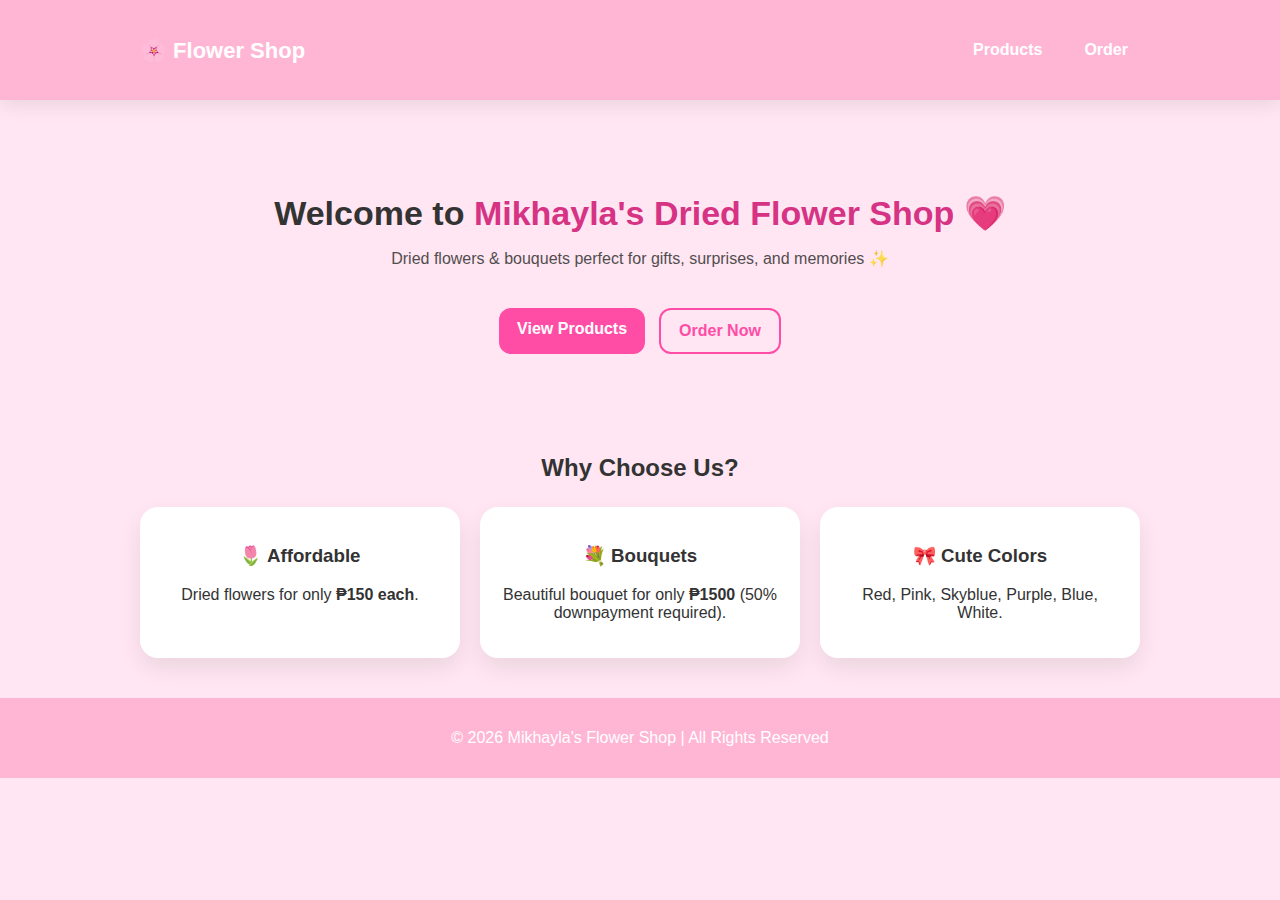
<file: index.html>
<!DOCTYPE html>
<html lang="en">
<head>
  <meta charset="UTF-8" />
  <meta name="viewport" content="width=device-width, initial-scale=1.0" />
  <title>Mikhayla's Flower Shop</title>
  <link rel="stylesheet" href="style.css" />
</head>
<body>

  <header class="header">
    <nav class="navbar">
      <h2 class="logo"><a href="index.html">🌸 Flower Shop</a></h2>
      <ul class="nav-links">
        <li><a href="products.html">Products</a></li>
        <li><a href="order.html">Order</a></li>
      </ul>
    </nav>
  </header>

  <section class="hero">
    <h1>Welcome to <span>Mikhayla's Dried Flower Shop</span> 💗</h1>
    <p>Dried flowers & bouquets perfect for gifts, surprises, and memories ✨</p>

    <div class="hero-buttons">
      <a href="products.html" class="btn">View Products</a>
      <a href="order.html" class="btn btn-outline">Order Now</a>
    </div>
  </section>

  <section class="section">
    <h2>Why Choose Us?</h2>

    <div class="cards">
      <div class="card">
        <h3>🌷 Affordable</h3>
        <p>Dried flowers for only <b>₱150 each</b>.</p>
      </div>

      <div class="card">
        <h3>💐 Bouquets</h3>
        <p>Beautiful bouquet for only <b>₱1500</b> (50% downpayment required).</p>
      </div>

      <div class="card">
        <h3>🎀 Cute Colors</h3>
        <p>Red, Pink, Skyblue, Purple, Blue, White.</p>
      </div>
    </div>
  </section>

  <footer class="footer">
    <p>© 2026 Mikhayla's Flower Shop | All Rights Reserved</p>
  </footer>

</body>
</html>
</file>
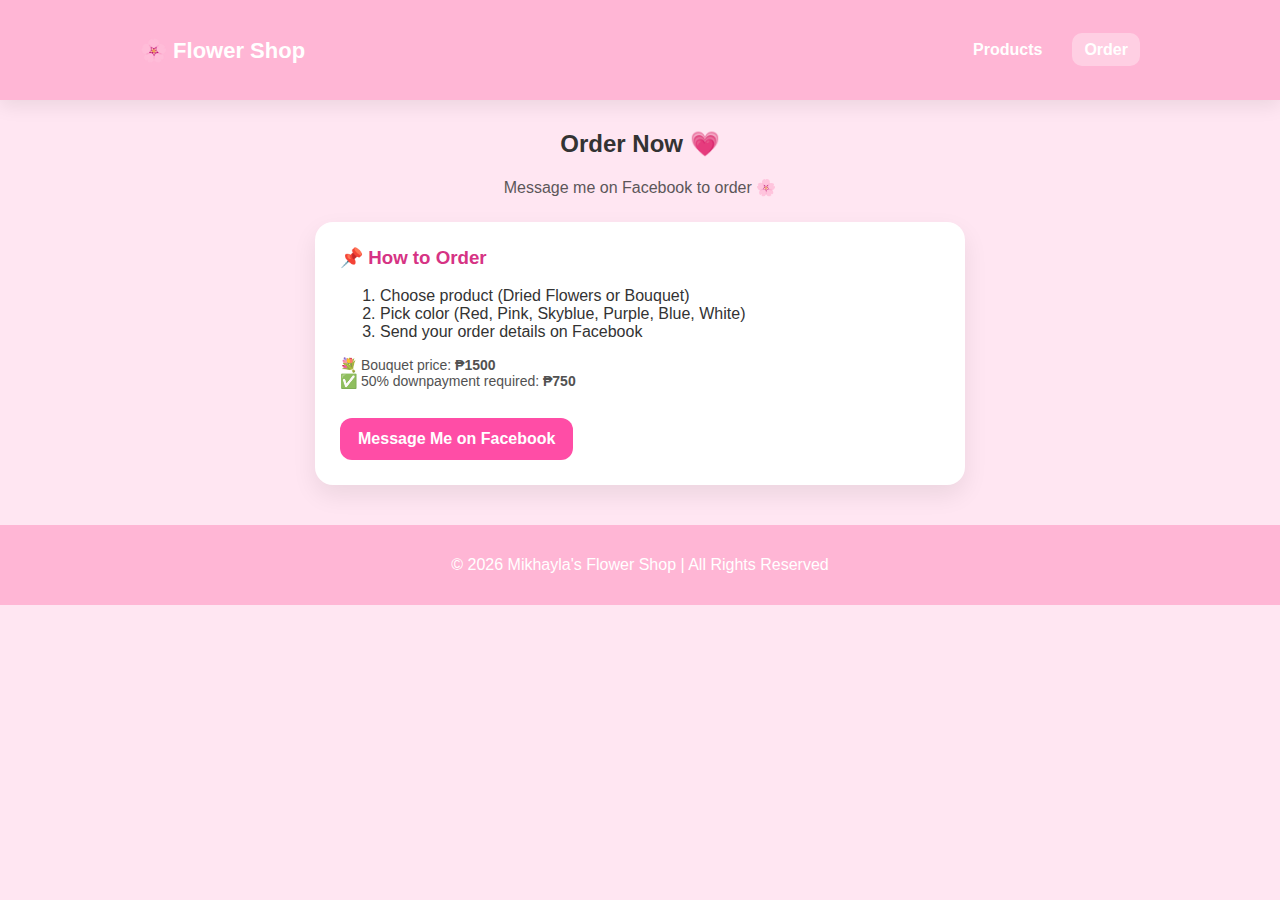
<file: order.html>
<!DOCTYPE html>
<html lang="en">
<head>
  <meta charset="UTF-8" />
  <meta name="viewport" content="width=device-width, initial-scale=1.0" />
  <title>Order | Flower Shop</title>
  <link rel="stylesheet" href="style.css" />
</head>
<body>

  <header class="header">
    <nav class="navbar">
      <h2 class="logo"><a href="index.html">🌸 Flower Shop</a></h2>
      <ul class="nav-links">
        <li><a href="products.html">Products</a></li>
        <li><a class="active" href="order.html">Order</a></li>
      </ul>
    </nav>
  </header>

  <section class="section">
    <h2>Order Now 💗</h2>
    <p class="subtitle">Message me on Facebook to order 🌸</p>

    <div class="order-box">
      <h3>📌 How to Order</h3>
      <ol>
        <li>Choose product (Dried Flowers or Bouquet)</li>
        <li>Pick color (Red, Pink, Skyblue, Purple, Blue, White)</li>
        <li>Send your order details on Facebook</li>
      </ol>

      <p class="note">
        💐 Bouquet price: <b>₱1500</b><br>
        ✅ 50% downpayment required: <b>₱750</b>
      </p>

      <a class="btn" target="_blank"
        href="https://www.facebook.com/share/1BR1VFAUef/">
        Message Me on Facebook
      </a>
    </div>
  </section>

  <footer class="footer">
    <p>© 2026 Mikhayla's Flower Shop | All Rights Reserved</p>
  </footer>

</body>
</html>
</file>
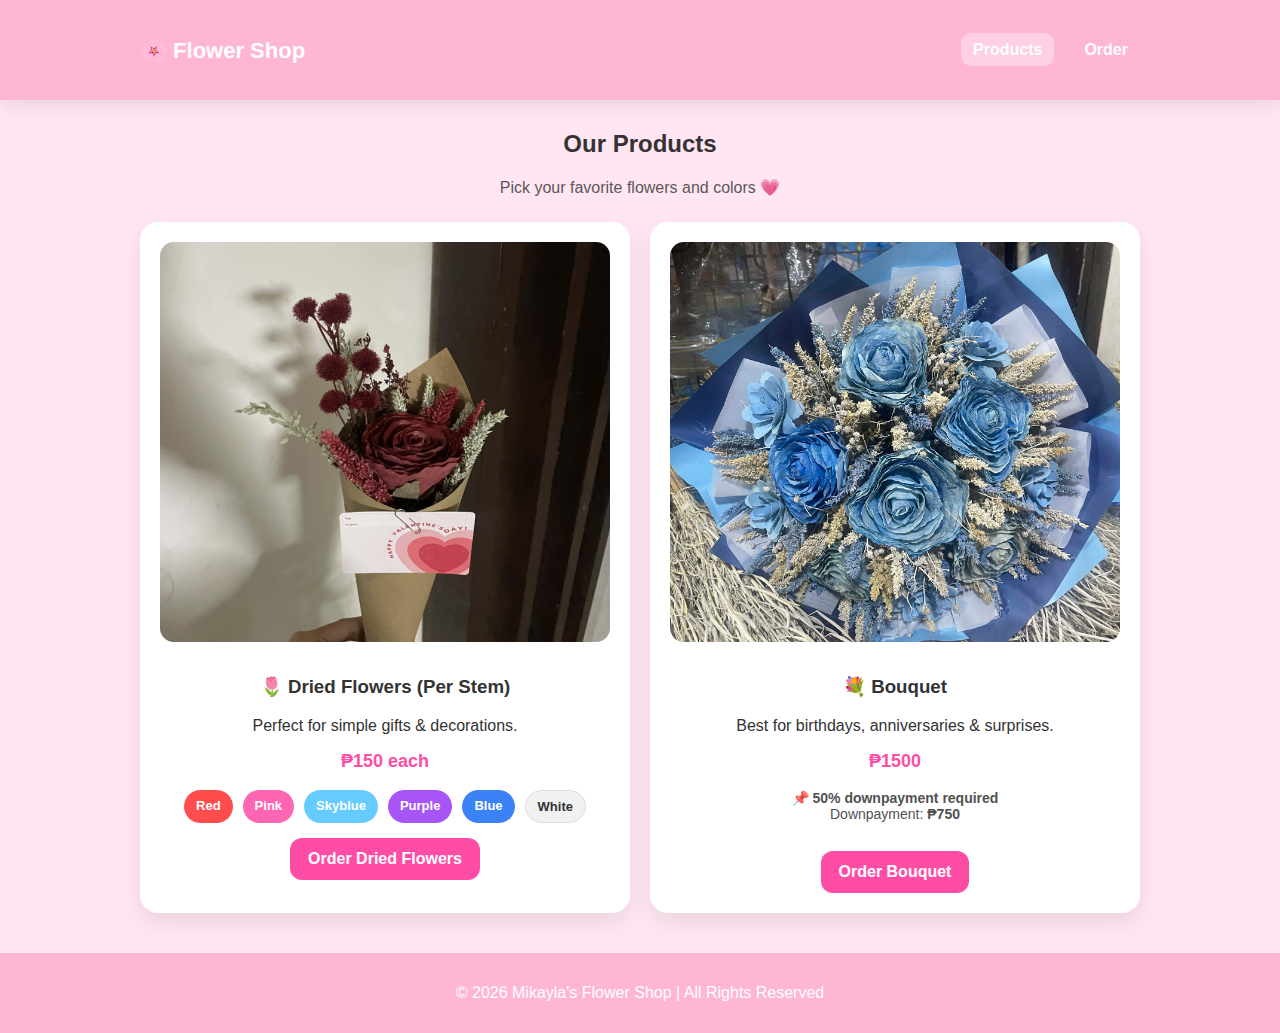
<file: products.html>
<!DOCTYPE html>
<html lang="en">
<head>
  <meta charset="UTF-8" />
  <meta name="viewport" content="width=device-width, initial-scale=1.0" />
  <title>Products | Flower Shop</title>
  <link rel="stylesheet" href="style.css" />
</head>
<body>

  <header class="header">
    <nav class="navbar">
      <h2 class="logo"><a href="index.html">🌸 Flower Shop</a></h2>
      <ul class="nav-links">
        <li><a class="active" href="products.html">Products</a></li>
        <li><a href="order.html">Order</a></li>
      </ul>
    </nav>
  </header>

  <section class="section">
    <h2>Our Products</h2>
    <p class="subtitle">Pick your favorite flowers and colors 💗</p>

    <div class="cards">

      <div class="card">
  <img src="stem.jpg" alt="Dried Flowers" class="product-img">

  <h3>🌷 Dried Flowers (Per Stem)</h3>
  <p>Perfect for simple gifts & decorations.</p>
  <p class="price">₱150 each</p>

  <div class="colors">
    <span class="color-tag red">Red</span>
    <span class="color-tag pink">Pink</span>
    <span class="color-tag skyblue">Skyblue</span>
    <span class="color-tag purple">Purple</span>
    <span class="color-tag blue">Blue</span>
    <span class="color-tag white">White</span>
  </div>

  <a href="order.html" class="btn">Order Dried Flowers</a>
</div>


<div class="card">
  <img src="bouquet.jpg" alt="Bouquet" class="product-img">

  <h3>💐 Bouquet</h3>
  <p>Best for birthdays, anniversaries & surprises.</p>
  <p class="price">₱1500</p>

  <p class="note">
    📌 <b>50% downpayment required</b><br>
    Downpayment: <b>₱750</b>
  </p>

  <a href="order.html" class="btn">Order Bouquet</a>
</div>

  </section>

  <footer class="footer">
    <p>© 2026 Mikayla's Flower Shop | All Rights Reserved</p>
  </footer>

</body>
</html>
</file>
<file: style.css>
body {
  margin: 0;
  font-family: Arial, sans-serif;
  background: #ffe6f2;
  color: #333;
}

.header {
  background: #ffb6d5;
  box-shadow: 0 6px 18px rgba(0,0,0,0.08);
}

.navbar {
  max-width: 1000px;
  margin: auto;
  padding: 16px 20px;
  display: flex;
  align-items: center;
  justify-content: space-between;
}

.logo a {
  text-decoration: none;
  color: white;
  font-weight: bold;
  font-size: 22px;
}

.nav-links {
  list-style: none;
  display: flex;
  gap: 18px;
  margin: 0;
  padding: 0;
}

.nav-links a {
  text-decoration: none;
  color: white;
  font-weight: bold;
  padding: 8px 12px;
  border-radius: 10px;
  transition: 0.3s ease;
}

.nav-links a:hover {
  background: rgba(255,255,255,0.25);
}

.nav-links .active {
  background: rgba(255,255,255,0.35);
}

.hero {
  text-align: center;
  padding: 70px 20px;
}

.hero h1 {
  font-size: 34px;
  margin-bottom: 10px;
}

.hero span {
  color: #d63384;
}

.hero p {
  font-size: 16px;
  opacity: 0.85;
}

.hero-buttons {
  margin-top: 25px;
  display: flex;
  justify-content: center;
  gap: 14px;
  flex-wrap: wrap;
}

.section {
  max-width: 1000px;
  margin: 30px auto;
  padding: 0 20px;
  text-align: center;
}

.subtitle {
  margin-top: 6px;
  opacity: 0.8;
}

.cards {
  margin-top: 25px;
  display: grid;
  grid-template-columns: repeat(auto-fit, minmax(250px, 1fr));
  gap: 20px;
}

.card {
  background: white;
  padding: 20px;
  border-radius: 18px;
  box-shadow: 0 10px 25px rgba(0,0,0,0.08);
  transition: 0.3s ease;
}

.card:hover {
  transform: translateY(-6px);
}

.price {
  font-weight: bold;
  font-size: 18px;
  color: #ff4da6;
  margin-top: 10px;
}

.note {
  margin-top: 12px;
  font-size: 14px;
  opacity: 0.85;
}

.btn {
  display: inline-block;
  margin-top: 15px;
  padding: 12px 18px;
  background: #ff4da6;
  color: white;
  text-decoration: none;
  border-radius: 12px;
  font-weight: bold;
  transition: 0.3s ease;
}

.btn:hover {
  background: #d63384;
}

.btn-outline {
  background: transparent;
  border: 2px solid #ff4da6;
  color: #ff4da6;
}

.btn-outline:hover {
  background: #ff4da6;
  color: white;
}

.colors {
  margin-top: 10px;
  display: flex;
  flex-wrap: wrap;
  gap: 10px;
  justify-content: center;
}

.color-tag {
  padding: 8px 12px;
  border-radius: 20px;
  font-size: 13px;
  font-weight: bold;
  color: white;
}

.red { background: #ff4d4d; }
.pink { background: #ff66b2; }
.skyblue { background: #66ccff; }
.purple { background: #a855f7; }
.blue { background: #3b82f6; }
.white { background: #f1f1f1; color: #333; border: 1px solid #ddd; }

.order-box {
  background: white;
  max-width: 600px;
  margin: 25px auto 0;
  padding: 25px;
  border-radius: 18px;
  box-shadow: 0 10px 25px rgba(0,0,0,0.08);
  text-align: left;
}

.order-box h3 {
  margin-top: 0;
  color: #d63384;
}

.footer {
  text-align: center;
  padding: 15px;
  margin-top: 40px;
  background: #ffb6d5;
  color: white;
}

.product-img {
  width: 100%;
  height: 400px;
  object-fit: cover;
  border-radius: 14px;
  margin-bottom: 12px;
}
</file>
